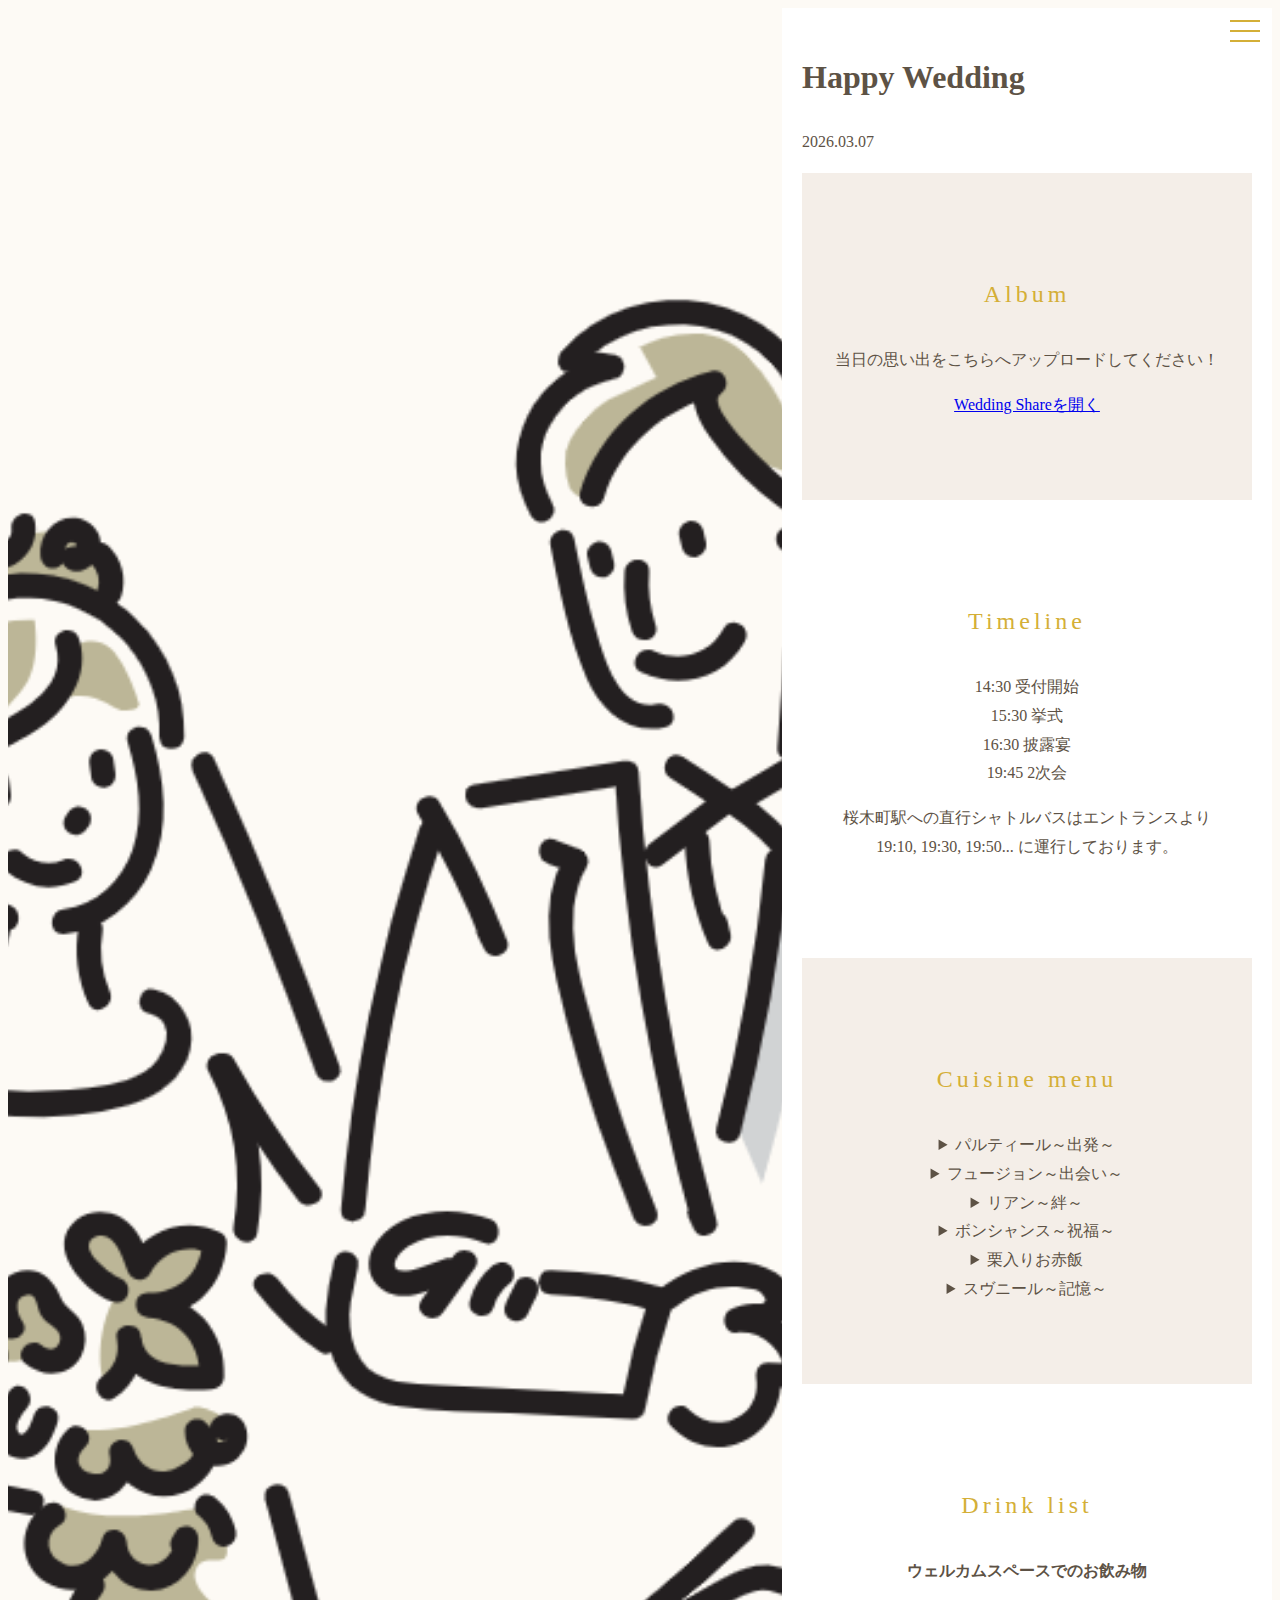
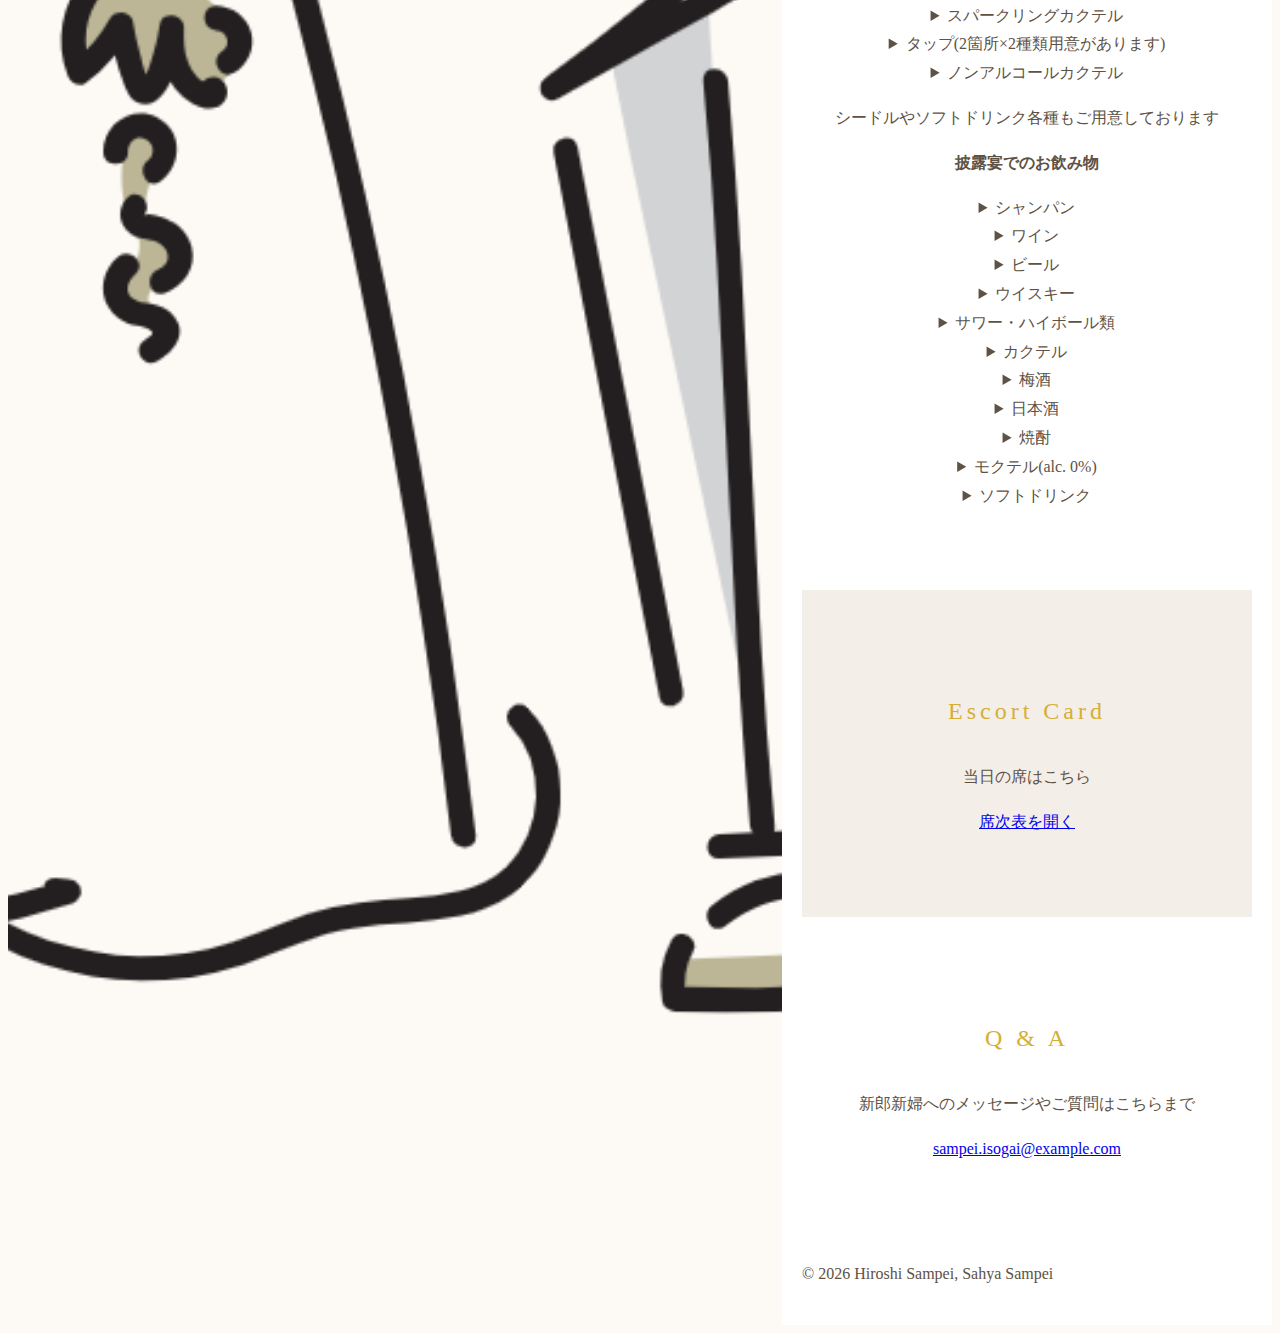
<file: index.html>
<!DOCTYPE html>
<html lang="ja">
<head>
    <meta charset="UTF-8">
    <meta name="viewport" content="width=device-width, initial-scale=1.0">
    <title>Happy Wedding - 案内サイト</title>
    <link rel="stylesheet" href="css/style.css">
</head>
<body>
    <div class="container">
        <div class="left-image">

        </div>

        <div class="main-content">
            <header>
                <h1>Happy Wedding</h1>
                <p>2026.03.07</p>
                <div class="menu-btn" id="menuBtn">
                    <span></span>
                    <span></span>
                    <span></span>
                </div>

                <nav class="nav-menu" id="navMenu">
                    <ul>
                        <li><a href="#album">Album</a></li>
                        <li><a href="#timeline">Time Line</a></li>
                        <li><a href="#foodmenu">Cuisine menu</a></li>
                        <li><a href="#drinkmenu">Drink list</a></li>
                        <li><a href="#escord">Escord Card</a></li>
                        <li><a href="#q-and-a">Q & A</a></li>
                        <!--<li><a href="#payment">Payment</a></li>-->

                    </ul>
                </nav>
            </header>

            <main>
                <section id="album" class="section-alt">
                    <h2>Album</h2>
                    <p>当日の思い出をこちらへアップロードしてください！</p>
                    <a href="https://www.weddingshare.me/weddings/wcqpmuj2x4ixlvmu/SahaIHJI80eu1drJLmhEuapLYoqDxOw61WOq?openExternalBrowser=1&type=link" class="btn" target="_blank">Wedding Shareを開く</a>
                </section>

                <section id="timeline">
                    <h2>Timeline</h2>
                    <div class="timeline-list">
                        <div><span>14:30</span> 受付開始</div>
                        <div><span>15:30</span> 挙式</div>
                        <div><span>16:30</span> 披露宴</div>
                        <div><span>19:45</span> 2次会</div>
                        <p>桜木町駅への直行シャトルバスはエントランスより<br>19:10, 19:30, 19:50... に運行しております。</p>
                    </div>
                </section>

                <section id="foodmenu" class="section-alt">
                    <h2>Cuisine menu</h2>
                    <div class="custom-list">
                        <details name="drink">
                            <summary>パルティール～出発～</summary>
                            <div class="details-content">
                                <p>柚子の香りを纏った蝦夷アワビとマグロ<br>煌びやかな宝珠</p>
                            </div>
                        </details>
                        <details name="drink">
                            <summary>フュージョン～出会い～</summary>
                            <div class="details-content">
                                <p>穴子とフォアグラ<br>ジャスミンコンソメ<br>ジャスミン風味のスープは新郎新婦のお気に入り</p>
                            </div>
                        </details>
                        <details name="drink">
                            <summary>リアン～絆～</summary>
                            <div class="details-content">
                                <p>平目のアンクルート<br>雲丹とサフランソース</p>
                            </div>
                        </details>
                        <details name="drink">
                            <summary>ボンシャンス～祝福～</summary>
                            <div class="details-content">
                                <p>国産牛フィレ肉のグリエ<br>薔薇とビーツソース</p>
                            </div>
                        </details>
                        <details name="drink">
                            <summary>栗入りお赤飯</summary>
                            <div class="details-content">
                                <p>縁起物として鯛の器でお出しします</p>
                            </div>
                        </details>
                        <details name="drink">
                            <summary>スヴニール～記憶～</summary>
                            <div class="details-content">
                                <p>ブラッドオレンジとマンゴームース</p>
                            </div>
                        </details>
                    </div>
                </section>

                <section id="drinkmenu">
                    <h2>Drink list</h2>
                    <p class="category-title"><b>ウェルカムスペースでのお飲み物</b></p>
                    <div class="custom-list">
                        <details name="drink">
                            <summary>スパークリングカクテル</summary>
                            <div class="details-content">
                                <p><b>ピンクグレープフルーツスパークリング</b><br>甘酸っぱいピンクグレープフルーツワインに、キウイとライムのさわやかな香り。幾重にも広がるフルーティなハーモニー。<br>alc.8.5%</p>
                                <p><b>金箔ゴールドスパークリング</b><br>大切な日にふさわしい金箔が煌めくスパークリング。マスカットの香りがほのかに感じられる、すっきりとした味わい。<br>alc.11%</p>
                            </div>
                        </details>
                        <details name="drink">
                            <summary>タップ(2箇所×2種類用意があります)</summary>
                            <div class="details-content">
                                <p><b>豊潤496</b><br>ホップの上品な香りとすっきりとした後味。</p>
                                <p><b>Daydream</b><br>ゆずや山椒などが香る「和」テイスト。</p>
                                <p><b>晴れ風</b><br>国産希少ホップIBUKI使用のシンプルで繊細な味わい。ラガーでもない、1番搾りでもない、晴れやかなビール。</p>
                                <p><b>ハイボール</b><br>フィンガーフードの味を最高に引き立てる、黄金比のハイボール。食欲をそそるシュワっと爽快な一杯。</p>
                            </div>
                        </details>
                        <details name="drink">
                            <summary>ノンアルコールカクテル</summary>
                            <div class="details-content">
                                <p><b>ゴールデンスターティー</b><br>爽やかな柑橘とりんご果汁に香り貴い3種の紅茶がバランスよくブレンド。フィンガーフードとの相性も抜群。</p>
                            </div>
                        </details>
                        <p class="category-title">シードルやソフトドリンク各種もご用意しております</p>
                    </div>

                    <p class="category-title"><b>披露宴でのお飲み物</b></p>
                    <div class="custom-list">
                        <details name="drink">
                            <summary>シャンパン</summary>
                            <div class="details-content">
                                <p><b>ロワイエ　スペシャル　キュヴェ</b><br>ピノ・ノワール 75％、シャルドネ25％　柔らかく優しい味わいが特徴。<br>試飲したシャンパンの中で一番おいしかったです‼</p>
                            </div>
                        </details>
                        <details name="drink">
                            <summary>ワイン</summary>
                            <div class="details-content">
                                <p><b>ソムリエおすすめフランス産ワイン</b><br>赤白ともにご用意あります</p>
                            </div>
                        </details>
                        <details name="drink">
                            <summary>ビール</summary>
                            <div class="details-content">
                                <p><b>ヱビスビール</b></p>
                            </div>
                        </details>
                        <details name="drink">
                            <summary>ウイスキー</summary>
                            <div class="details-content">
                                <p><b>ブッシュミルズブラックブッシュ</b></p>
                            </div>
                        </details>
                        <details name="drink">
                            <summary>サワー・ハイボール類</summary>
                            <div class="details-content">
                                <p><b>レモンサワー</b></p>
                                <p><b>ハイボール</b></p>
                            </div>
                        </details>
                        <details name="drink">
                            <summary>カクテル</summary>
                            <div class="details-content">
                                <p><b>ジンバック</b><br>ジン+ジンジャーエール</p>
                                <p><b>ファジーネーブル</b><br>ピーチリキュール+オレンジジュース</p>
                                <p><b>カシスオレンジ</b><br>カシスリキュール+オレンジジュース</p>
                            </div>
                        </details>
                        <details name="drink">
                            <summary>梅酒</summary>
                            <div class="details-content">
                                <p><b>ローズ梅酒</b><br>ローズヒップとローズをアルコールに漬け込み、出来上がった原酒に梅酒をブレンドし、レモンで仕上げました。ローズの高貴な香りが漂う、美容、健康梅酒です。</p>
                                <p><b>完熟あらごし梅まっこい</b><br>完熟南高梅を使用し、凍結完熟浸漬製法で漬け込むことによりフレッシュかつフルーティな香味を引き出しました。漬け込んだ梅をそのまま丁寧にあらごししたピューレにして加えることにより、とろりとした口当たりと濃厚さを感じられます。</p>
                            </div>
                        </details>
                        <details name="drink">
                            <summary>日本酒</summary>
                            <div class="details-content">
                                <p><b>八海山</b><br>冷酒。透明感のある綺麗な味わいに、ふわっと広がる上品な甘やかさが料理を引き立てる純米大吟醸酒です。</p>
                                <p><b>月桂冠特撰</b><br>燗酒。優雅な香りと上品でふくらみのある風味が特徴の本醸造酒です。</p>
                                <p><b>京の泉</b><br>冷酒。スッキリとした口当たりの良い辛口特別純米酒です。</p>
                                <p><b>スパークリング</b><br>多分、澪...?</p>
                            </div>
                        </details>
                        <details name="drink">
                            <summary>焼酎</summary>
                            <div class="details-content">
                                <p><b>富乃宝山(芋)</b><br>柑橘系の爽やかな香りとキレのいい口当たりの上品な芋焼酎、ロックがおすすめです

。</p>
                                <p><b>吟香　鳥飼(米)</b><br>完熟した トロピカルフルーツ、デリシャスリンゴを思わせる華やかな香りと「キレの良い辛口大吟醸」とも表現できる味わいの米焼酎。</p>
                                <p><b>吉四六(麦)</b><br>華やかさと芳醇さを持ち合わせた香りを持つ、熟成させた麦焼酎です。</p>
                            </div>
                        </details>
                        <details name="drink">
                            <summary>モクテル(alc. 0%)</summary>
                            <div class="details-content">
                                <p><b>シンデレラ</b><br>パインジュース+オレンジジュース+レモンジュース</p>
                                <p><b>エルダーフラワートニック</b><br>モナンエルダーフラワーシロップ+トニックウォーター</p>
                            </div>
                        </details>
                        <details name="drink">
                            <summary>ソフトドリンク</summary>
                            <div class="details-content">
                                <p><b>ペピネル　ロゼ</b><br>ノンアルコールロゼ・シードル</p>
                                <p><b>アップルジュース</b></p>
                                <p><b>グレープフルーツジュース</b></p>
                                <p><b>オレンジジュース</b></p>
                                <p><b>ジンジャーエール</b></p>
                                <p><b>コカコーラ</b></p>
                                <p><b>ウーロン茶</b></p>
                                <p><b>プレミアムスパークリングウォーター2種</b></p>
                                <p><b>ミネラルウォーター</b></p>
                            </div>
                        </details>
                    </div>
                </section>

                <section id="escort" class="section-alt">
                    <h2>Escort Card</h2>
                    <p>当日の席はこちら</p>
                    <a href="escort.html" class="btn" target="_blank">席次表を開く</a>
                </section>

                <section id="q-and-a">
                    <h2>Q & A</h2>
                    <p>新郎新婦へのメッセージやご質問はこちらまで</p>
                    <a href="mailto:sampei.isogai@example.com" class="btn">sampei.isogai@example.com</a>
                </section>

                <!--
                <section id="payment" class="section-alt">
                    <h2>Payment</h2>
                    <div class="bank-card">
                        <p class="bank-name">〇〇銀行 〇〇支店</p>
                        <p class="bank-type">普通 1234567</p>
                        <p class="bank-user">口座名義：サトウ タロウ</p>
                    </div>
                </section>
                -->
            </main>
            <footer>
                <p>&copy; 2026 Hiroshi Sampei, Sahya Sampei</p>
            </footer>
        </div>
    </div>
    <script src="js/script.js"></script>
</body>
</html>
</file>
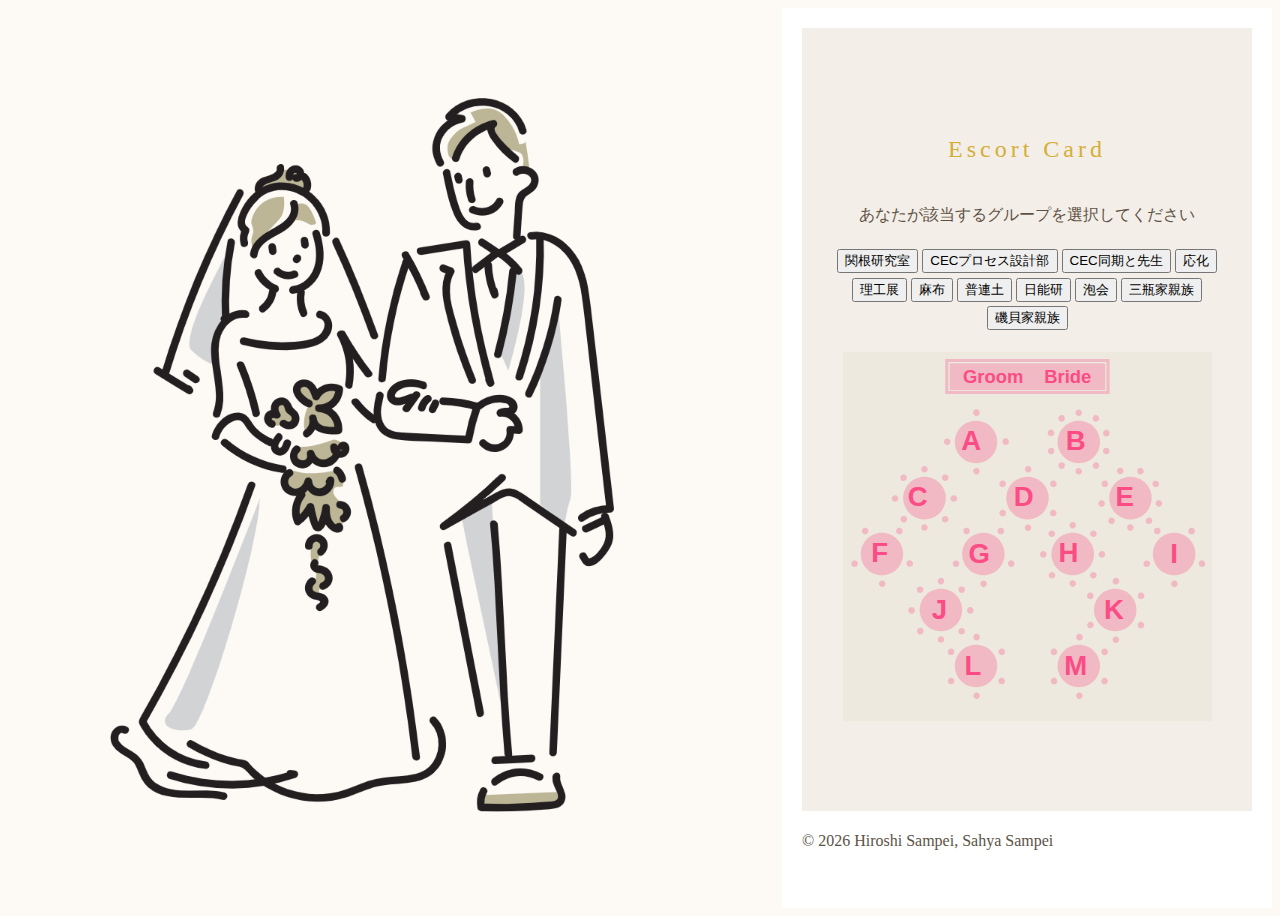
<file: escort.html>
<!DOCTYPE html>
<html lang="ja">
<head>
    <meta charset="UTF-8">
    <meta name="viewport" content="width=device-width, initial-scale=1.0">
    <title>Happy Wedding - 案内サイト</title>
    <link rel="stylesheet" href="css/style.css">
</head>
<body>
    <div class="container">
        <div class="left-image">
        </div>

        <div class="main-content">
            <header>
                <div class="menu-btn" id="menuBtn"> 
                </div>
                <nav class="nav-menu" id="navMenu">
                </nav>
            </header>
            <main>
                <section id="escort" class="section-alt">
                    <h2>Escort Card</h2>
                    <div id="escort-container">
                        <div id="step-group">
                            <p>あなたが該当するグループを選択してください</p>
                            <button class="btn" onclick="showTable('HA')">関根研究室</button>
                            <button class="btn" onclick="showTable('SAA')">CECプロセス設計部</button>
                            <button class="btn" onclick="showTable('SAB')">CEC同期と先生</button>
                            <button class="btn" onclick="showTable('SC')">応化</button>
                            <button class="btn" onclick="showTable('SD')">理工展</button>
                            <button class="btn" onclick="showTable('HC')">麻布</button>
                            <button class="btn" onclick="showTable('SB')">普連土</button>
                            <button class="btn" onclick="showTable('HB')">日能研</button>
                            <button class="btn" onclick="showTable('SE')">泡会</button>
                            <button class="btn" onclick="showTable('HD')">三瓶家親族</button>
                            <button class="btn" onclick="showTable('SF')">磯貝家親族</button>
                        </div>
                        <div id="step-name" style="display:none;">
                            <button class="back-link" onclick="backToGroup()">← 戻る</button>
                            <p id="selected-group-name"></p>
                            <div id="name-list"></div>
                        </div>
                        <div class="map-wrapper">
                            <img src="images/tables.svg" alt="席次表" loading="lazy">
                            <div id="seat-marker" class="marker"></div>
                        </div>
                    </div>
                </section>
            </main>
            <footer>
                <p>&copy; 2026 Hiroshi Sampei, Sahya Sampei</p>
            </footer>
        </div>
    </div>
    <script src="js/script.js"></script>
</body>

</html>
</file>
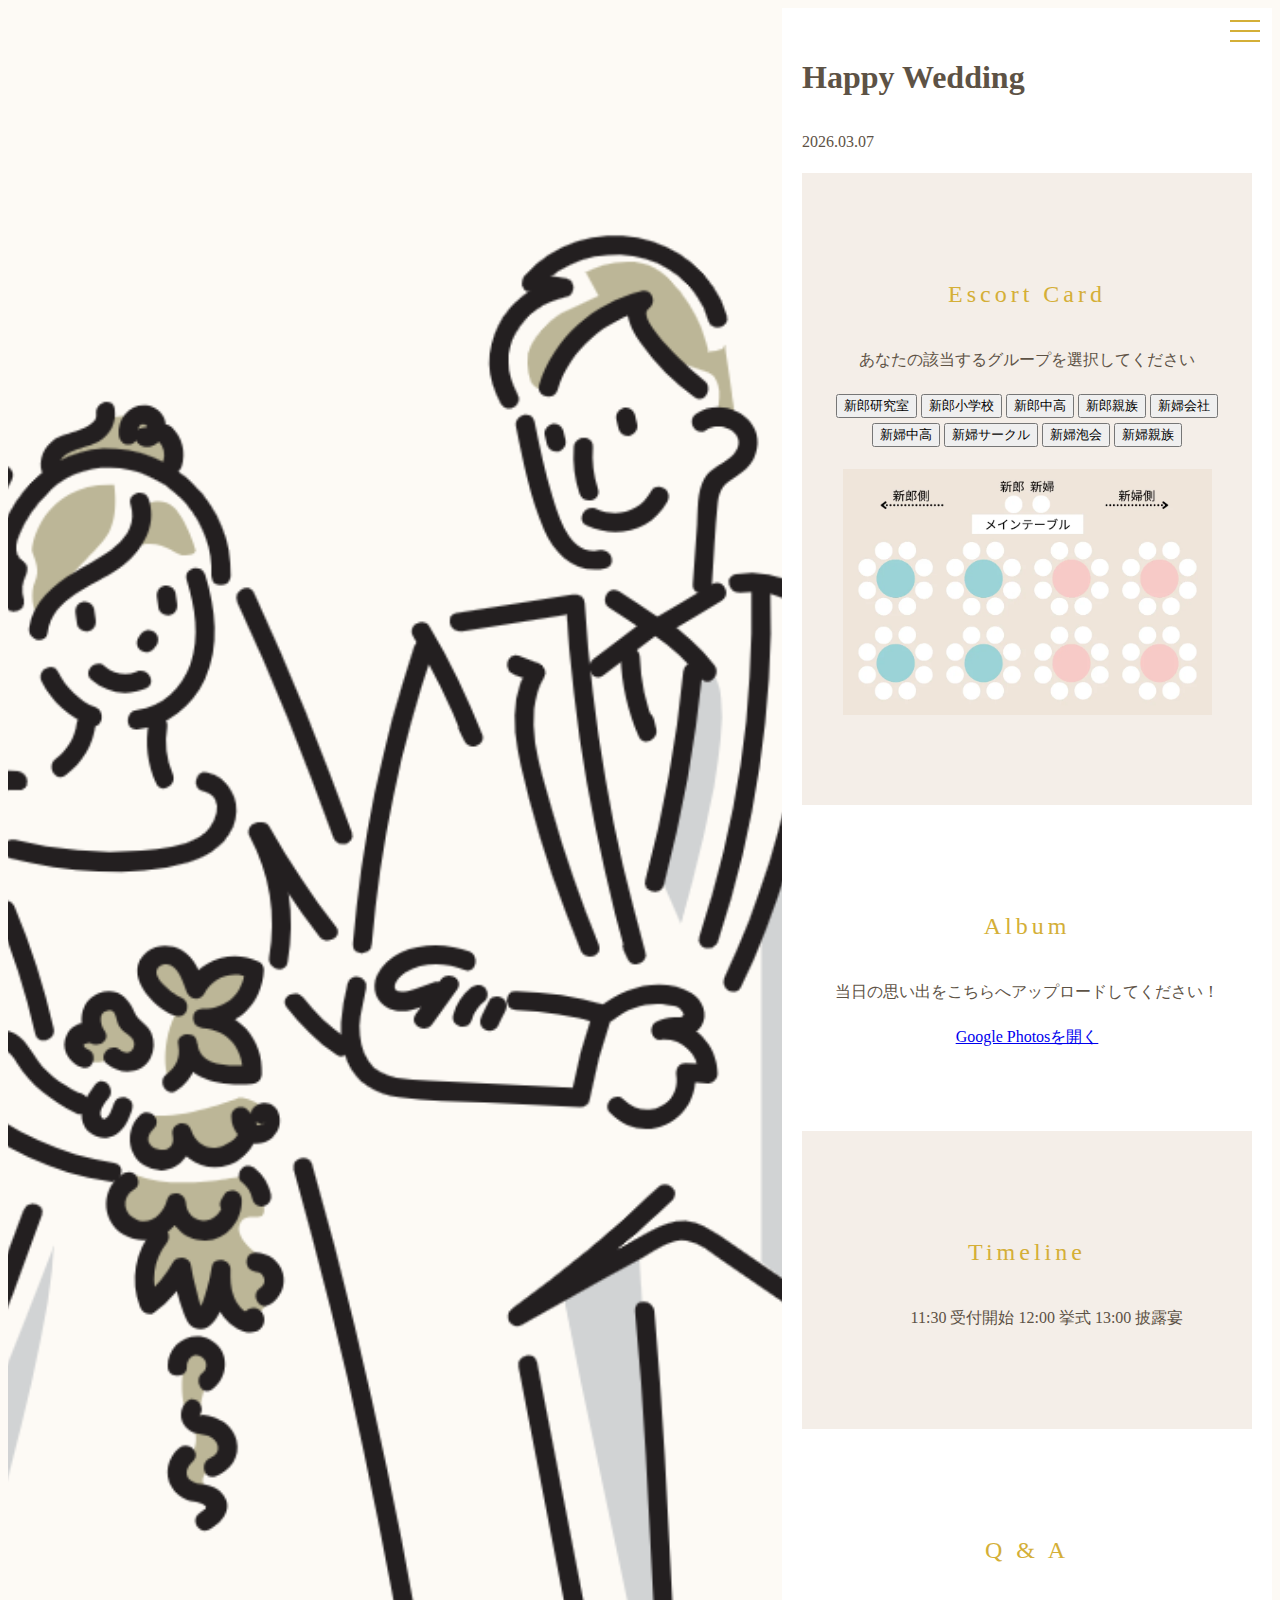
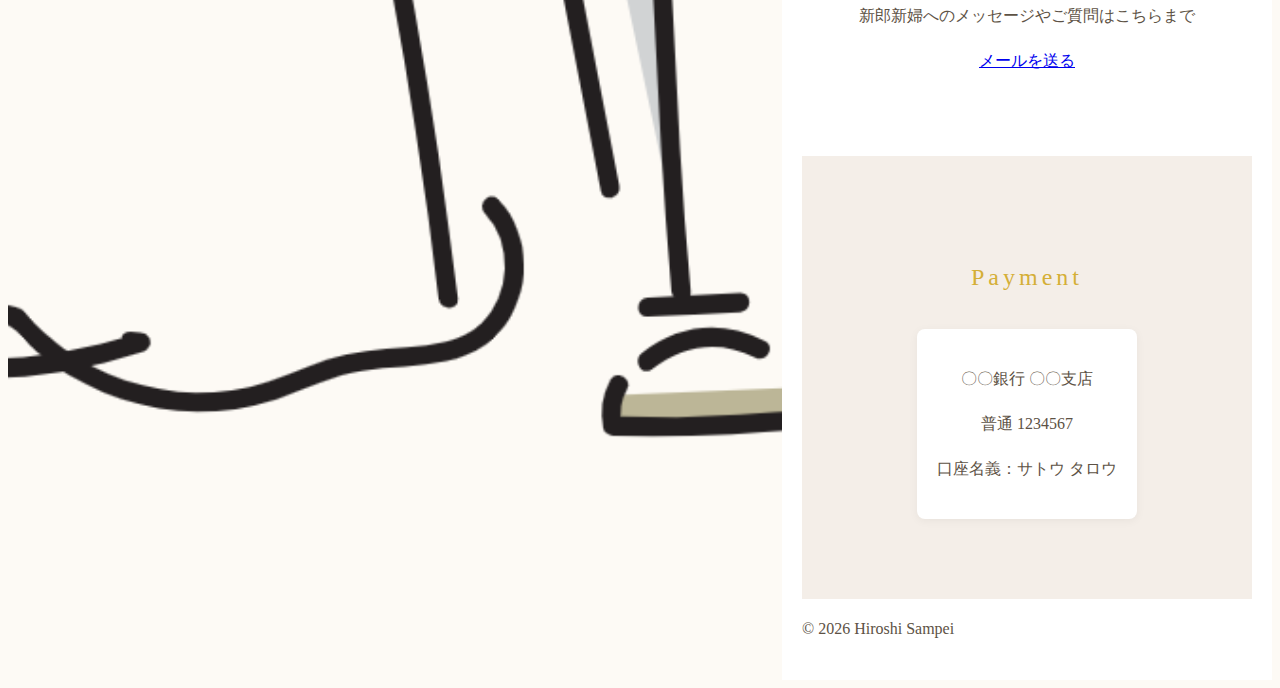
<file: index_old.html>
<!DOCTYPE html>
<html lang="ja">
<head>
    <meta charset="UTF-8">
    <meta name="viewport" content="width=device-width, initial-scale=1.0">
    <title>Happy Wedding - 案内サイト</title>
    <link rel="stylesheet" href="css/style.css">
</head>
<body>
    <div class="container">
        <div class="left-image">

        </div>

        <div class="main-content">
            <header>
                <h1>Happy Wedding</h1>
                <p>2026.03.07</p>
                <div class="menu-btn" id="menuBtn">
                    <span></span>
                    <span></span>
                    <span></span>
                </div>

                <nav class="nav-menu" id="navMenu">
                    <ul>
                        <li><a href="#escord">Escord Card</a></li>
                        <li><a href="#album">Album</a></li>
                        <li><a href="#timeline">Time Line</a></li>
                        <li><a href="#q-and-a">Q & A</a></li>
                        <li><a href="#payment">Payment</a></li>
                    </ul>
                </nav>
            </header>

            <main>
                <section id="escort" class="section-alt">
                    <h2>Escort Card</h2>
                    <div id="escort-container">
                        <div id="step-group">
                            <p>あなたの該当するグループを選択してください</p>
                            <button class="btn" onclick="showTable('HA')">新郎研究室</button>
                            <button class="btn" onclick="showTable('HB')">新郎小学校</button>
                            <button class="btn" onclick="showTable('HC')">新郎中高</button>
                            <button class="btn" onclick="showTable('HD')">新郎親族</button>
                            <button class="btn" onclick="showTable('SA')">新婦会社</button>
                            <button class="btn" onclick="showTable('SB')">新婦中高</button>
                            <button class="btn" onclick="showTable('SC')">新婦サークル</button>
                            <button class="btn" onclick="showTable('SD')">新婦泡会</button>
                            <button class="btn" onclick="showTable('SE')">新婦親族</button>
                        </div>
                        <div id="step-name" style="display:none;">
                            <button class="back-link" onclick="backToGroup()">← 戻る</button>
                            <p id="selected-group-name"></p>
                            <div id="name-list"></div>
                        </div>
                        <div class="map-wrapper">
                            <img src="images/seat-map.png" alt="席次表" loading="lazy">
                            <div id="table-marker" class="marker"></div>
                            <div id="seat-marker" class="marker"></div>
                        </div>
                    </div>
                </section>

                <section id="album">
                    <h2>Album</h2>
                    <p>当日の思い出をこちらへアップロードしてください！</p>
                    <a href="https://photos.google.com/..." class="btn" target="_blank">Google Photosを開く</a>
                </section>

                <section id="timeline" class="section-alt">
                    <h2>Timeline</h2>
                    <ul class="timeline-list">
                        <span>11:30</span> 受付開始
                        <span>12:00</span> 挙式
                        <span>13:00</span> 披露宴
                    </ul>
                </section>

                <section id="q-and-a">
                    <h2>Q & A</h2>
                    <p>新郎新婦へのメッセージやご質問はこちらまで</p>
                    <a href="mailto:wedding@example.com" class="btn">メールを送る</a>
                </section>

                <section id="payment" class="section-alt">
                    <h2>Payment</h2>
                    <div class="bank-card">
                        <p class="bank-name">〇〇銀行 〇〇支店</p>
                        <p class="bank-type">普通 1234567</p>
                        <p class="bank-user">口座名義：サトウ タロウ</p>
                    </div>
                </section>
            </main>
            <footer>
                <p>&copy; 2026 Hiroshi Sampei</p>
            </footer>
        </div>
    </div>
    <script src="js/script.js"></script>
</body>
</html>
</file>
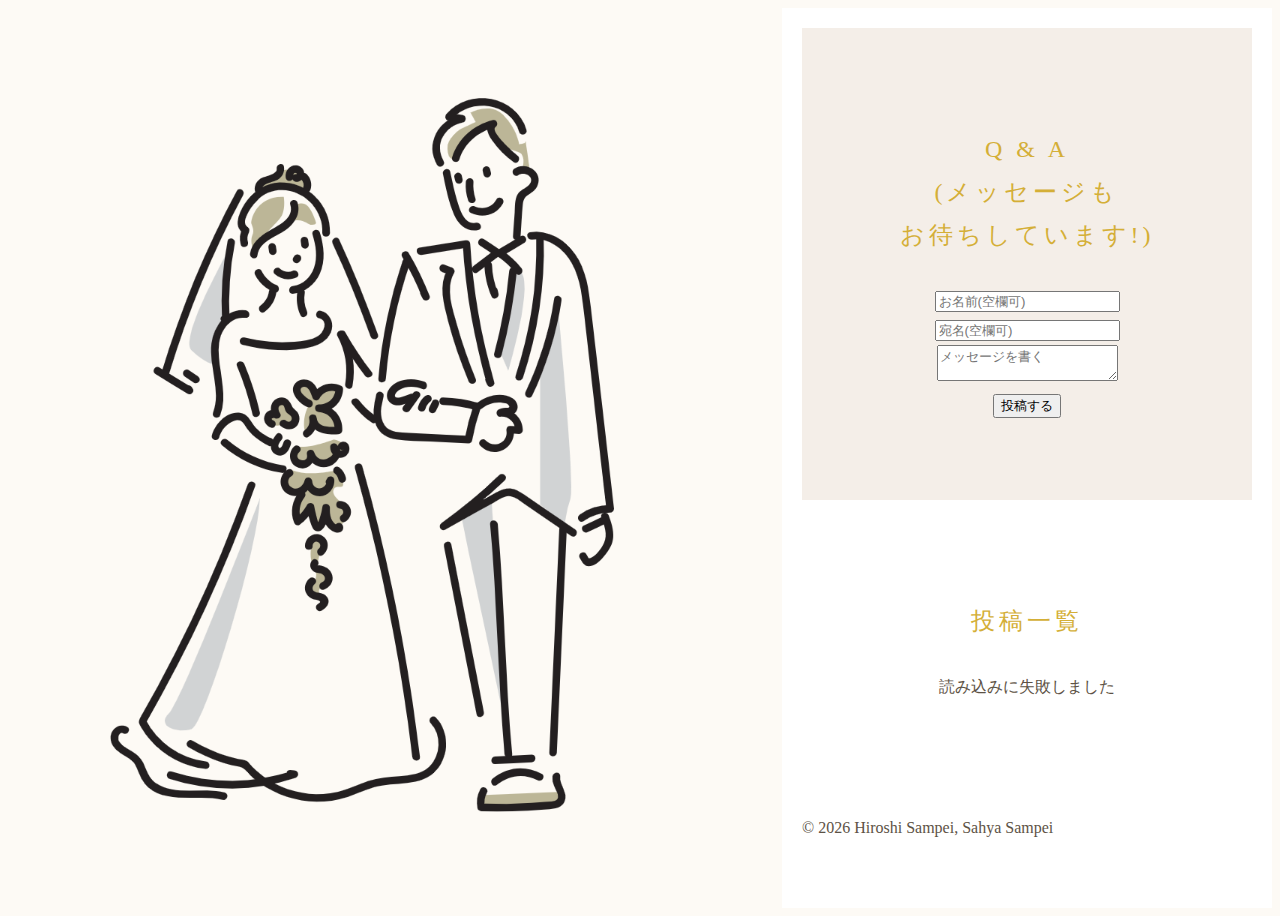
<file: QandA.html>
<!DOCTYPE html>
<html lang="ja">
<head>
    <meta charset="UTF-8">
    <meta name="viewport" content="width=device-width, initial-scale=1.0">
    <title>Happy Wedding - 案内サイト</title>
    <link rel="stylesheet" href="css/style.css">
</head>
<body>
    <div class="container">
        <div class="left-image">
        </div>

        <div class="main-content">
            <header>
                <div class="menu-btn" id="menuBtn"> 
                </div>
                <nav class="nav-menu" id="navMenu">
                </nav>
            </header>
            <main>
                <section id="q-and-a" class="section-alt">
                    <h2>Q & A <br>(メッセージも<br>お待ちしています!)</h2>
                    <form id="bbs-form">
                        <div>
                            <input type="text" id="user-name" placeholder="お名前(空欄可)">
                        </div>
                        <div>
                            <input type="text" id="touser-name" placeholder="宛名(空欄可)">
                        </div>
                        <div>
                            <textarea id="user-message" placeholder="メッセージを書く" required></textarea>
                        </div>
                        <button type="submit" id="submit-btn">投稿する</button>
                    </form>
                </section>
                <section id="q-and-a">
                    <h2>投稿一覧</h2>
                    <div id="post-list">
                        <p>読み込み中...</p>
                    </div>          
                </section>
            </main>
            <footer>
                <p>&copy; 2026 Hiroshi Sampei, Sahya Sampei</p>
            </footer>
        </div>
    </div>
    <script src="js/script.js"></script>
</body>

</html>
</file>
<file: css/style.css>
/* 基本設定 */
body {
    color: #5d5245; /* 濃いブラウングレー */
    background-color: #fdfaf5;
    font-family: "Sawarabi Mincho", "Hiragino Mincho ProN", serif;
    line-height: 1.8;
}

html {
    margin: 0;
    padding: 0;
    font-family: "Sawarabi Mincho", "Hiragino Mincho ProN", serif;/*"Helvetica Neue", Arial, sans-serif;*/
}

/* 全体のコンテナ（PCでは横並び） */
.container {
    display: flex;
    min-height: 100vh;
}

/* 左側の画像エリア（PC用） */
.left-image {
    flex: 1; /* 残りの幅を全部使う */
    background-image: url('../images/left.png'); /* お二人の写真を指定 */
    background-size: cover;
    background-position: center;
}

/* 右側のメインエリア（スマホサイズに固定） */
.main-content {
    width: 100%;
    max-width: 450px; /* スマホの横幅をシミュレート */
    background-color: #fff;
    overflow-y: auto; /* ここだけスクロールさせる */
    padding: 20px;
}

/* スマホで見ている時の設定（画面幅が短いとき） */
@media (max-width: 768px) {
    .left-image {
        display: none; /* スマホでは画像エリアを消す */
    }
    .main-content {
        max-width: 100%; /* スマホでは全幅表示 */
    }
}



/*ハンバーガー*/
/* 右上の三本線ボタン */
.menu-btn {
    position: fixed;
    top: 20px;
    right: 20px;
    width: 30px;
    height: 25px;
    z-index: 100; /* 一番手前に */
    cursor: pointer;
}

.menu-btn span {
    display: block;
    width: 100%;
    height: 2px;
    background-color: #d4af37; /* 結婚式らしいゴールド */
    margin-bottom: 8px;
    transition: all 0.5s; /* 動きを滑らかに */
}

/* ボタンが押されたとき（active）の各線の動き */

/* 1番目の線を45度傾けて下にずらす */
.menu-btn.active span:nth-child(1) {
    transform: translateY(10px) rotate(45deg);
    background-color: #fff; /* メニュー背景に合わせて白に変えると見やすい */
}

/* 2番目の線（真ん中）を透明にする */
.menu-btn.active span:nth-child(2) {
    opacity: 0;
}

/* 3番目の線を-45度傾けて上にずらす */
.menu-btn.active span:nth-child(3) {
    transform: translateY(-10px) rotate(-45deg);
    background-color: #fff;
}

/* メニュー画面の初期状態（隠しておく） */
.nav-menu {
    position: fixed;
    top: 0;
    left: 0;
    width: 100%;
    height: 100%;
    background-color: rgba(0, 0, 0, 0.8); /* 半透明の黒 */
    z-index: 90;
    display: flex;
    justify-content: center;
    align-items: center;
    opacity: 0; /* 最初は透明 */
    visibility: hidden; /* 最初はクリックできないように隠す */
    transition: all 0.4s;
}

/* メニューが表示された時の状態 */
.nav-menu.active {
    opacity: 1;
    visibility: visible;
}

.nav-menu ul {
    list-style: none;
    text-align: center;
    padding: 0;
}

.nav-menu ul li {
    margin: 30px 0;
}

.nav-menu ul li a {
    color: #fff;
    text-decoration: none;
    font-size: 1.5rem;
    letter-spacing: 2px;
}


/* セクションの交互背景色 */
section {
    padding: 80px 20px;
    text-align: center;
}
.section-alt {
    background-color: #f4eee8; /* 少し色のついたベージュ */
}

h2 {
    font-weight: 400;
    letter-spacing: 4px;
    margin-bottom: 30px;
    color: #d4af37; /* ゴールド */
}

/* エスコートカード関連 */
.map-wrapper {
    position: relative;
    margin-top: 20px;
    display: inline-block;
    width: 90%; /* 左右に合計10%の余白 */
    max-width: 600px; /* 大きくなりすぎないように制限 */
}

.map-wrapper img {
    width: 100%; /* 親要素(90%)に対して100% */
    height: auto;
    display: block;
}

.marker {
    position: absolute;
    border-radius: 50%;
    display: none; /* 最初は隠す */
    transform: translate(-50%, -50%);
    pointer-events: none;
    transition: all 0.3s ease;
}
/* テーブル用の大きな丸（金色の太線など） */
.dynamic-table-marker {
    display: block !important;/* markerクラスのnoneを強制的に上書き */
    width: 80px;
    height: 80px;
    border: 4px solid #d4af37;
    background-color: #d4af37;
    z-index: 10;
}
/* 個人席用の小さな丸（赤色の細線など） */
#seat-marker {
    width: 30px;
    height: 30px;
    border: 3px solid #ff4d4d;
    z-index: 20;
}

.back-link {
    background: none;
    border: none;
    color: #d4af37;
    cursor: pointer;
    margin-bottom: 10px;
}

/* 銀行情報カード */
.bank-card {
    background: white;
    padding: 20px;
    border-radius: 8px;
    display: inline-block;
    box-shadow: 0 2px 10px rgba(0,0,0,0.05);

}
</file>
